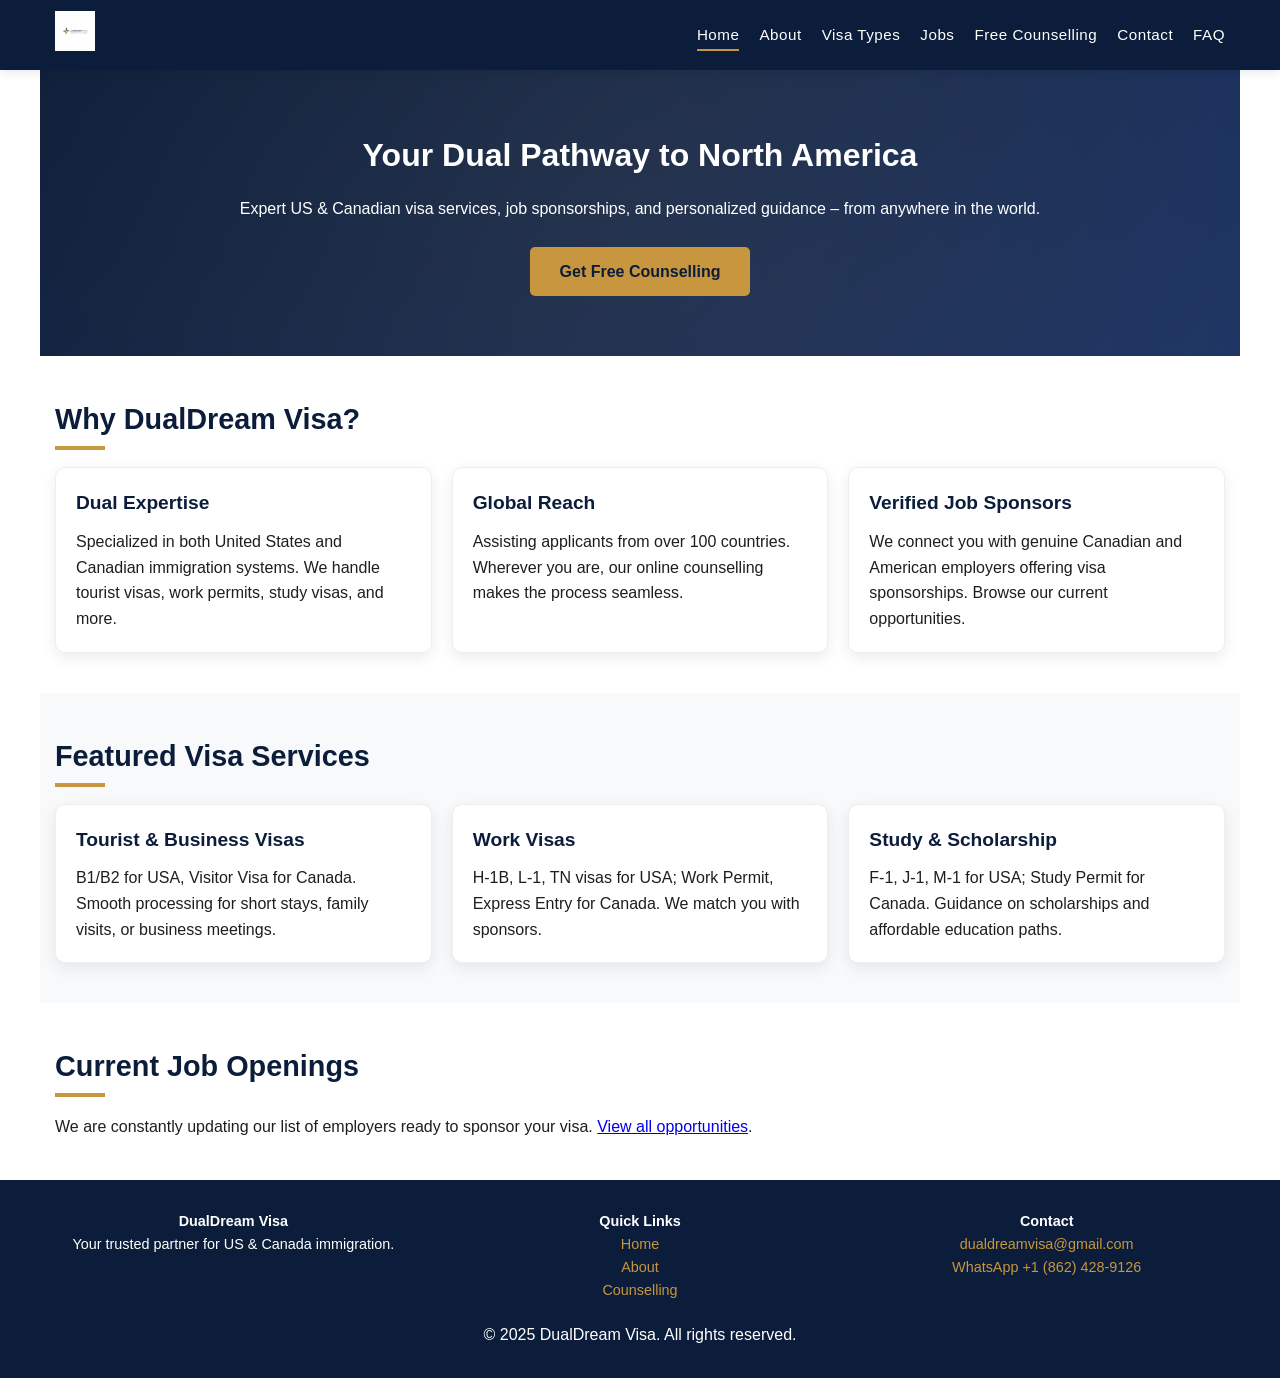
<file: index.html>
<!DOCTYPE html>
<html lang="en">
<head>
    <meta charset="UTF-8">
    <meta name="viewport" content="width=device-width, initial-scale=1.0">
    <title>DualDream Visa – US & Canada Immigration Experts</title>
    <link rel="stylesheet" href="css/style.css">
</head>
<body>
    <header>
        <div class="header-container">
            <div class="logo">
                <!-- YAHAN APNA LOGO LAGAYEN: src="images/logo.png" (ya "2nd.jpg") -->
                <img src="images/logo.png" alt="DualDream Visa Logo">
            </div>
            <nav>
                <ul>
                    <li><a href="index.html">Home</a></li>
                    <li><a href="about.html">About</a></li>
                    <li><a href="visas.html">Visa Types</a></li>
                    <li><a href="jobs.html">Jobs</a></li>
                    <li><a href="counselling.html">Free Counselling</a></li>
                    <li><a href="contact.html">Contact</a></li>
                    <li><a href="faq.html">FAQ</a></li>
                </ul>
            </nav>
        </div>
    </header>

    <section class="hero">
        <div class="hero-content">
            <h1>Your Dual Pathway to North America</h1>
            <p>Expert US & Canadian visa services, job sponsorships, and personalized guidance – from anywhere in the world.</p>
            <a href="counselling.html" class="btn">Get Free Counselling</a>
        </div>
    </section>

    <section>
        <h2 class="section-title animate fade-up">Why DualDream Visa?</h2>
        <div class="grid">
            <div class="card animate fade-up">
                <h3>Dual Expertise</h3>
                <p>Specialized in both United States and Canadian immigration systems. We handle tourist visas, work permits, study visas, and more.</p>
            </div>
            <div class="card animate fade-up">
                <h3>Global Reach</h3>
                <p>Assisting applicants from over 100 countries. Wherever you are, our online counselling makes the process seamless.</p>
            </div>
            <div class="card animate fade-up">
                <h3>Verified Job Sponsors</h3>
                <p>We connect you with genuine Canadian and American employers offering visa sponsorships. Browse our current opportunities.</p>
            </div>
        </div>
    </section>

    <section style="background: var(--light-bg);">
        <h2 class="section-title animate fade-up">Featured Visa Services</h2>
        <div class="grid">
            <div class="card animate fade-up">
                <h3>Tourist & Business Visas</h3>
                <p>B1/B2 for USA, Visitor Visa for Canada. Smooth processing for short stays, family visits, or business meetings.</p>
            </div>
            <div class="card animate fade-up">
                <h3>Work Visas</h3>
                <p>H-1B, L-1, TN visas for USA; Work Permit, Express Entry for Canada. We match you with sponsors.</p>
            </div>
            <div class="card animate fade-up">
                <h3>Study & Scholarship</h3>
                <p>F-1, J-1, M-1 for USA; Study Permit for Canada. Guidance on scholarships and affordable education paths.</p>
            </div>
        </div>
    </section>

    <section>
        <h2 class="section-title animate fade-up">Current Job Openings</h2>
        <p class="animate fade-up">We are constantly updating our list of employers ready to sponsor your visa. <a href="jobs.html">View all opportunities</a>.</p>
    </section>

    <footer>
        <div class="footer-content">
            <div>
                <h4>DualDream Visa</h4>
                <p>Your trusted partner for US & Canada immigration.</p>
            </div>
            <div>
                <h4>Quick Links</h4>
                <p><a href="index.html">Home</a></p>
                <p><a href="about.html">About</a></p>
                <p><a href="counselling.html">Counselling</a></p>
            </div>
            <div>
                <h4>Contact</h4>
                <p><a href="mailto:dualdreamvisa@gmail.com">dualdreamvisa@gmail.com</a></p>
                <p><a href="https://wa.me/18624289126">WhatsApp +1 (862) 428-9126</a></p>
            </div>
        </div>
        <p>&copy; 2025 DualDream Visa. All rights reserved.</p>
    </footer>

    <script type="module" src="js/main.js"></script>
    <!-- Location detection script -->
</body>
</html>
</file>
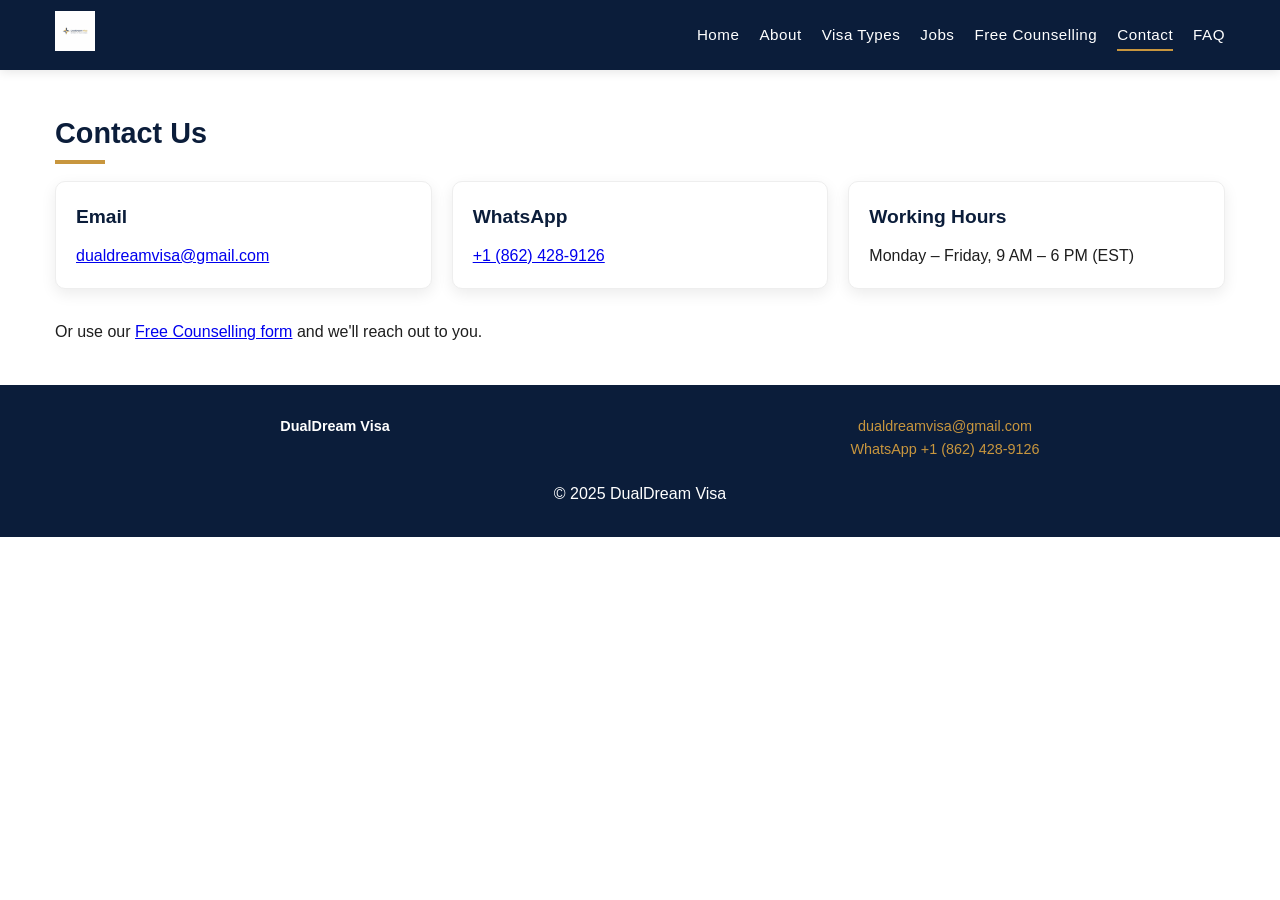
<file: contact.html>
<!DOCTYPE html>
<html lang="en">
<head>
    <meta charset="UTF-8">
    <title>Contact – DualDream Visa</title>
    <link rel="stylesheet" href="css/style.css">
</head>
<body>
    <header>
        <div class="header-container">
            <div class="logo"><img src="images/logo.png" alt="Logo"></div>
            <nav>
                <ul>
                    <li><a href="index.html">Home</a></li>
                    <li><a href="about.html">About</a></li>
                    <li><a href="visas.html">Visa Types</a></li>
                    <li><a href="jobs.html">Jobs</a></li>
                    <li><a href="counselling.html">Free Counselling</a></li>
                    <li><a href="contact.html">Contact</a></li>
                    <li><a href="faq.html">FAQ</a></li>
                </ul>
            </nav>
        </div>
    </header>

    <section>
        <h2 class="section-title animate fade-up">Contact Us</h2>
        <div class="grid">
            <div class="card animate fade-up">
                <h3>Email</h3>
                <p><a href="mailto:dualdreamvisa@gmail.com">dualdreamvisa@gmail.com</a></p>
            </div>
            <div class="card animate fade-up">
                <h3>WhatsApp</h3>
                <p><a href="https://wa.me/18624289126">+1 (862) 428-9126</a></p>
            </div>
            <div class="card animate fade-up">
                <h3>Working Hours</h3>
                <p>Monday – Friday, 9 AM – 6 PM (EST)</p>
            </div>
        </div>
        <p class="animate fade-up" style="margin-top:30px;">Or use our <a href="counselling.html">Free Counselling form</a> and we'll reach out to you.</p>
    </section>

    <footer>
        <div class="footer-content">
            <div><h4>DualDream Visa</h4></div>
            <div><p><a href="mailto:dualdreamvisa@gmail.com">dualdreamvisa@gmail.com</a></p><p><a href="https://wa.me/18624289126">WhatsApp +1 (862) 428-9126</a></p></div>
        </div>
        <p>&copy; 2025 DualDream Visa</p>
    </footer>
    <script type="module" src="js/main.js"></script>
</body>
</html>
</file>
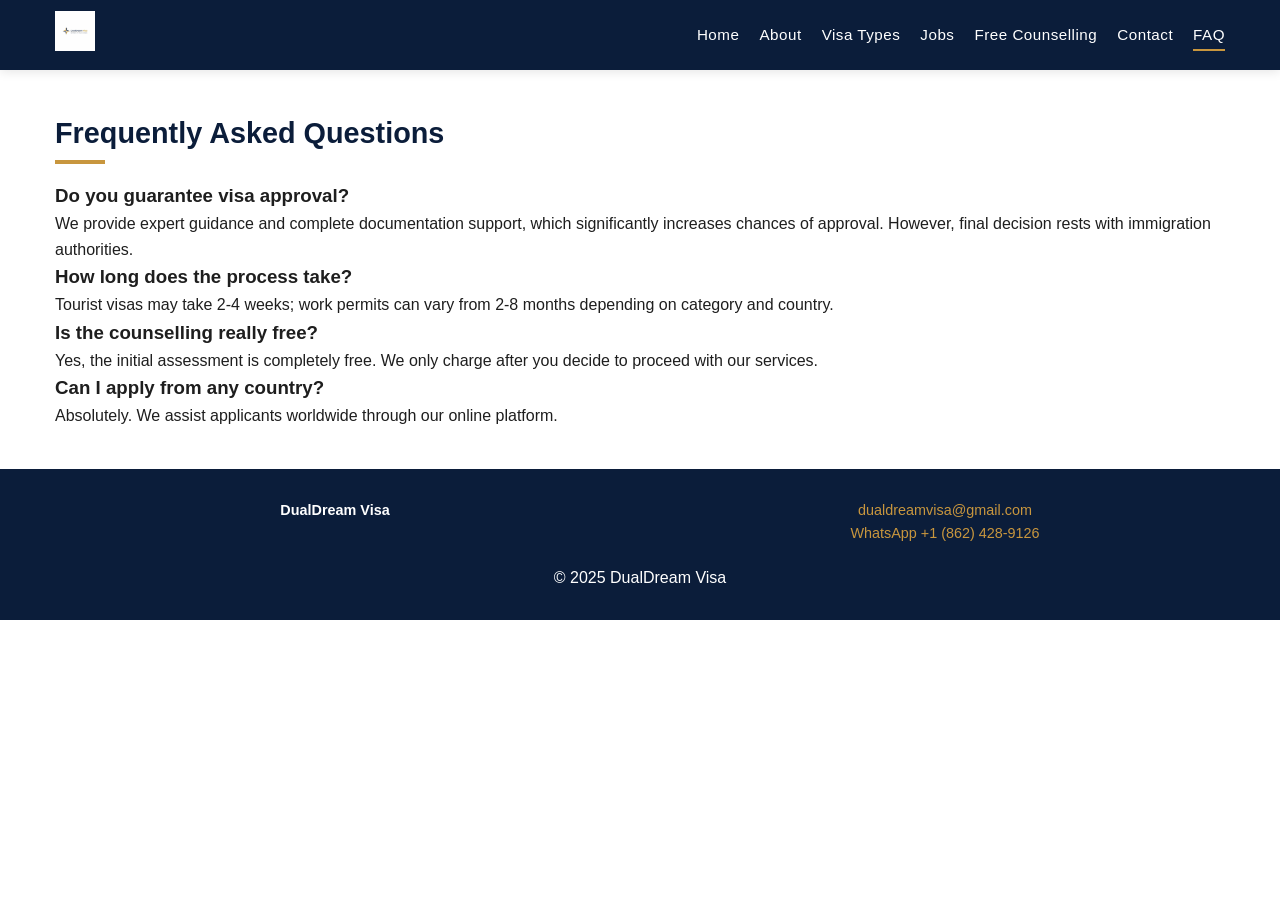
<file: faq.html>
<!DOCTYPE html>
<html lang="en">
<head>
    <meta charset="UTF-8">
    <title>FAQ – DualDream Visa</title>
    <link rel="stylesheet" href="css/style.css">
</head>
<body>
    <header>
        <div class="header-container">
            <div class="logo"><img src="images/logo.png" alt="Logo"></div>
            <nav>
                <ul>
                    <li><a href="index.html">Home</a></li>
                    <li><a href="about.html">About</a></li>
                    <li><a href="visas.html">Visa Types</a></li>
                    <li><a href="jobs.html">Jobs</a></li>
                    <li><a href="counselling.html">Free Counselling</a></li>
                    <li><a href="contact.html">Contact</a></li>
                    <li><a href="faq.html">FAQ</a></li>
                </ul>
            </nav>
        </div>
    </header>

    <section>
        <h2 class="section-title animate fade-up">Frequently Asked Questions</h2>
        <div class="animate fade-up">
            <h3>Do you guarantee visa approval?</h3>
            <p>We provide expert guidance and complete documentation support, which significantly increases chances of approval. However, final decision rests with immigration authorities.</p>
        </div>
        <div class="animate fade-up">
            <h3>How long does the process take?</h3>
            <p>Tourist visas may take 2‑4 weeks; work permits can vary from 2‑8 months depending on category and country.</p>
        </div>
        <div class="animate fade-up">
            <h3>Is the counselling really free?</h3>
            <p>Yes, the initial assessment is completely free. We only charge after you decide to proceed with our services.</p>
        </div>
        <div class="animate fade-up">
            <h3>Can I apply from any country?</h3>
            <p>Absolutely. We assist applicants worldwide through our online platform.</p>
        </div>
    </section>

    <footer>
        <div class="footer-content">
            <div><h4>DualDream Visa</h4></div>
            <div><p><a href="mailto:dualdreamvisa@gmail.com">dualdreamvisa@gmail.com</a></p><p><a href="https://wa.me/18624289126">WhatsApp +1 (862) 428-9126</a></p></div>
        </div>
        <p>&copy; 2025 DualDream Visa</p>
    </footer>
    <script type="module" src="js/main.js"></script>
</body>
</html>
</file>
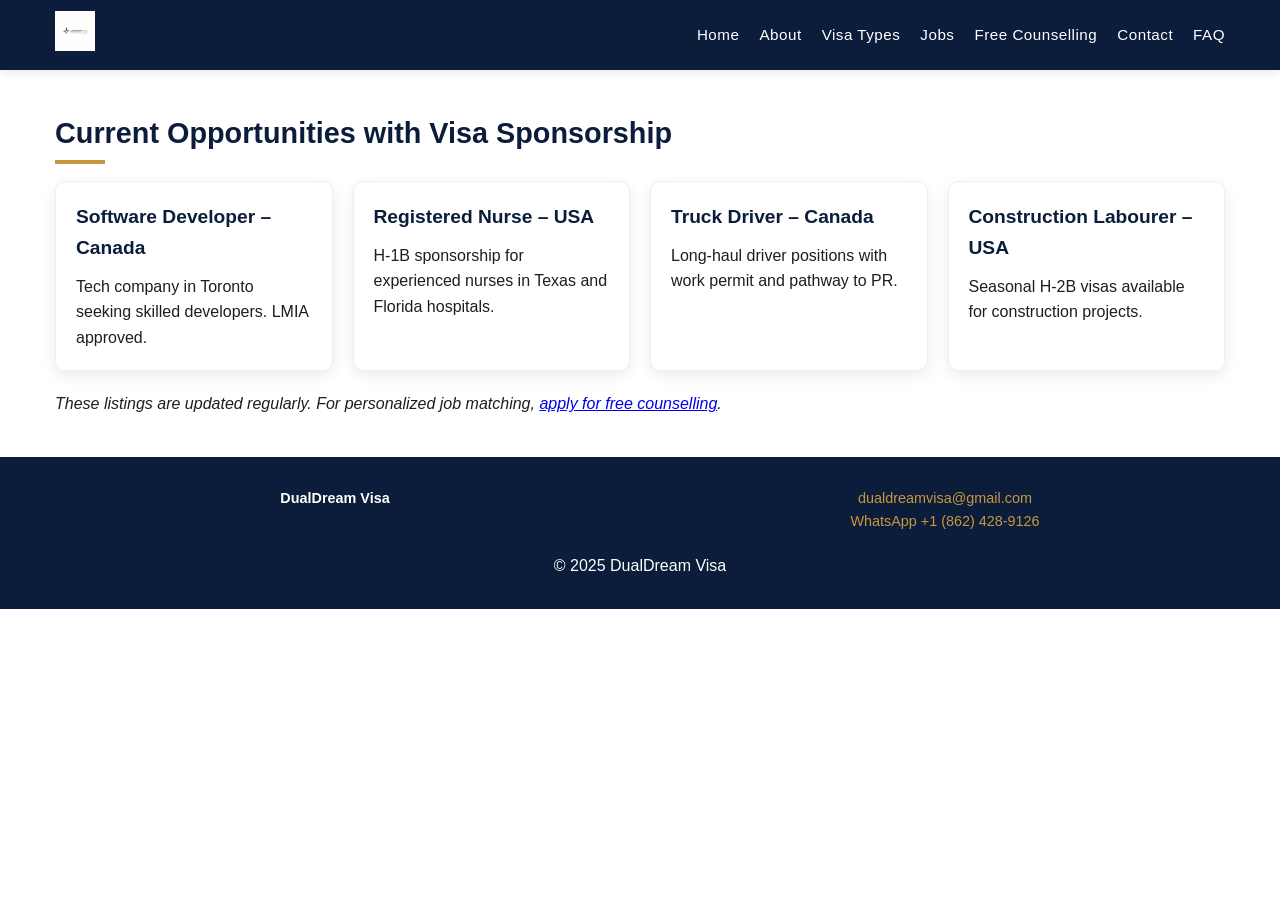
<file: job.html>
<!DOCTYPE html>
<html lang="en">
<head>
    <meta charset="UTF-8">
    <title>Job Sponsors – DualDream Visa</title>
    <link rel="stylesheet" href="css/style.css">
</head>
<body>
    <header>
        <div class="header-container">
            <div class="logo"><img src="images/logo.png" alt="Logo"></div>
            <nav>
                <ul>
                    <li><a href="index.html">Home</a></li>
                    <li><a href="about.html">About</a></li>
                    <li><a href="visas.html">Visa Types</a></li>
                    <li><a href="jobs.html">Jobs</a></li>
                    <li><a href="counselling.html">Free Counselling</a></li>
                    <li><a href="contact.html">Contact</a></li>
                    <li><a href="faq.html">FAQ</a></li>
                </ul>
            </nav>
        </div>
    </header>

    <section>
        <h2 class="section-title animate fade-up">Current Opportunities with Visa Sponsorship</h2>
        <div class="grid">
            <div class="card animate fade-up">
                <h3>Software Developer – Canada</h3>
                <p>Tech company in Toronto seeking skilled developers. LMIA approved.</p>
            </div>
            <div class="card animate fade-up">
                <h3>Registered Nurse – USA</h3>
                <p>H-1B sponsorship for experienced nurses in Texas and Florida hospitals.</p>
            </div>
            <div class="card animate fade-up">
                <h3>Truck Driver – Canada</h3>
                <p>Long‑haul driver positions with work permit and pathway to PR.</p>
            </div>
            <div class="card animate fade-up">
                <h3>Construction Labourer – USA</h3>
                <p>Seasonal H-2B visas available for construction projects.</p>
            </div>
        </div>
        <p class="animate fade-up" style="margin-top:20px;"><em>These listings are updated regularly. For personalized job matching, <a href="counselling.html">apply for free counselling</a>.</em></p>
    </section>

    <footer>
        <div class="footer-content">
            <div><h4>DualDream Visa</h4></div>
            <div><p><a href="mailto:dualdreamvisa@gmail.com">dualdreamvisa@gmail.com</a></p><p><a href="https://wa.me/18624289126">WhatsApp +1 (862) 428-9126</a></p></div>
        </div>
        <p>&copy; 2025 DualDream Visa</p>
    </footer>
    <script type="module" src="js/main.js"></script>
</body>
</html>
</file>
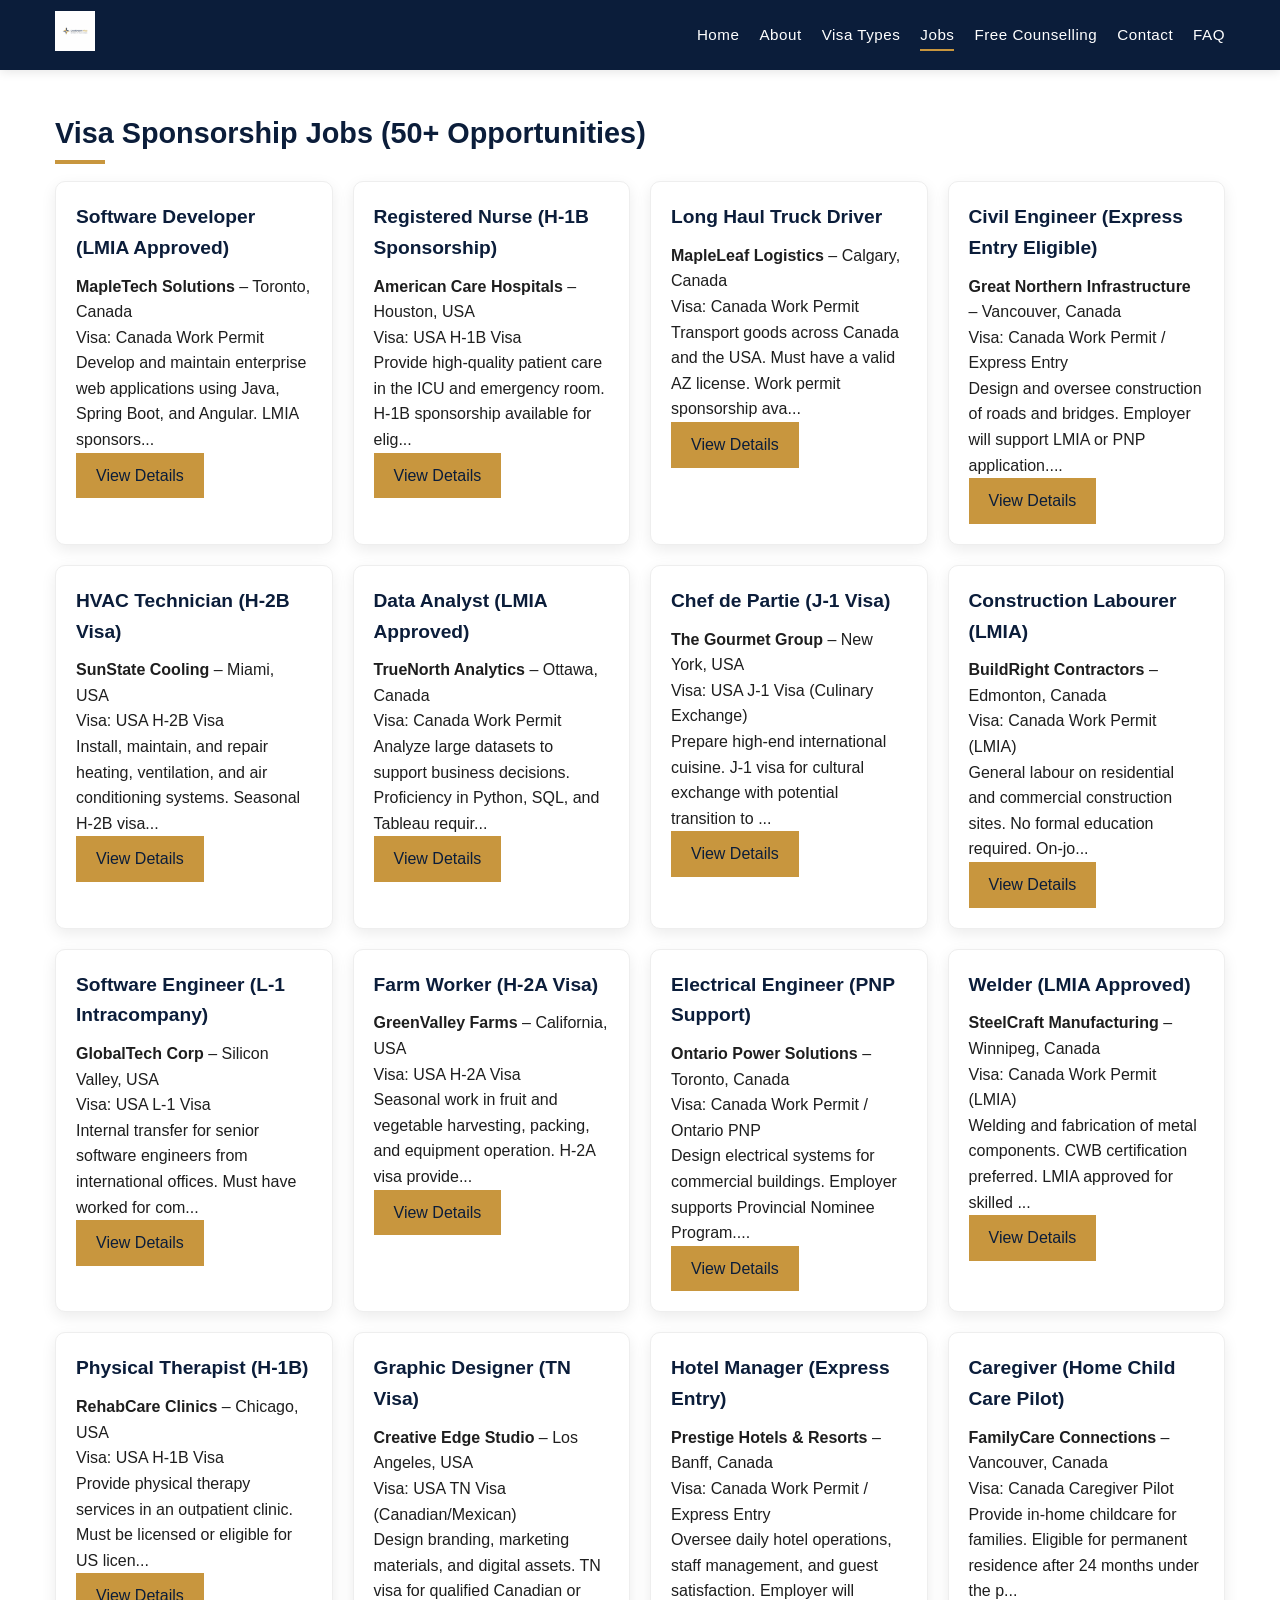
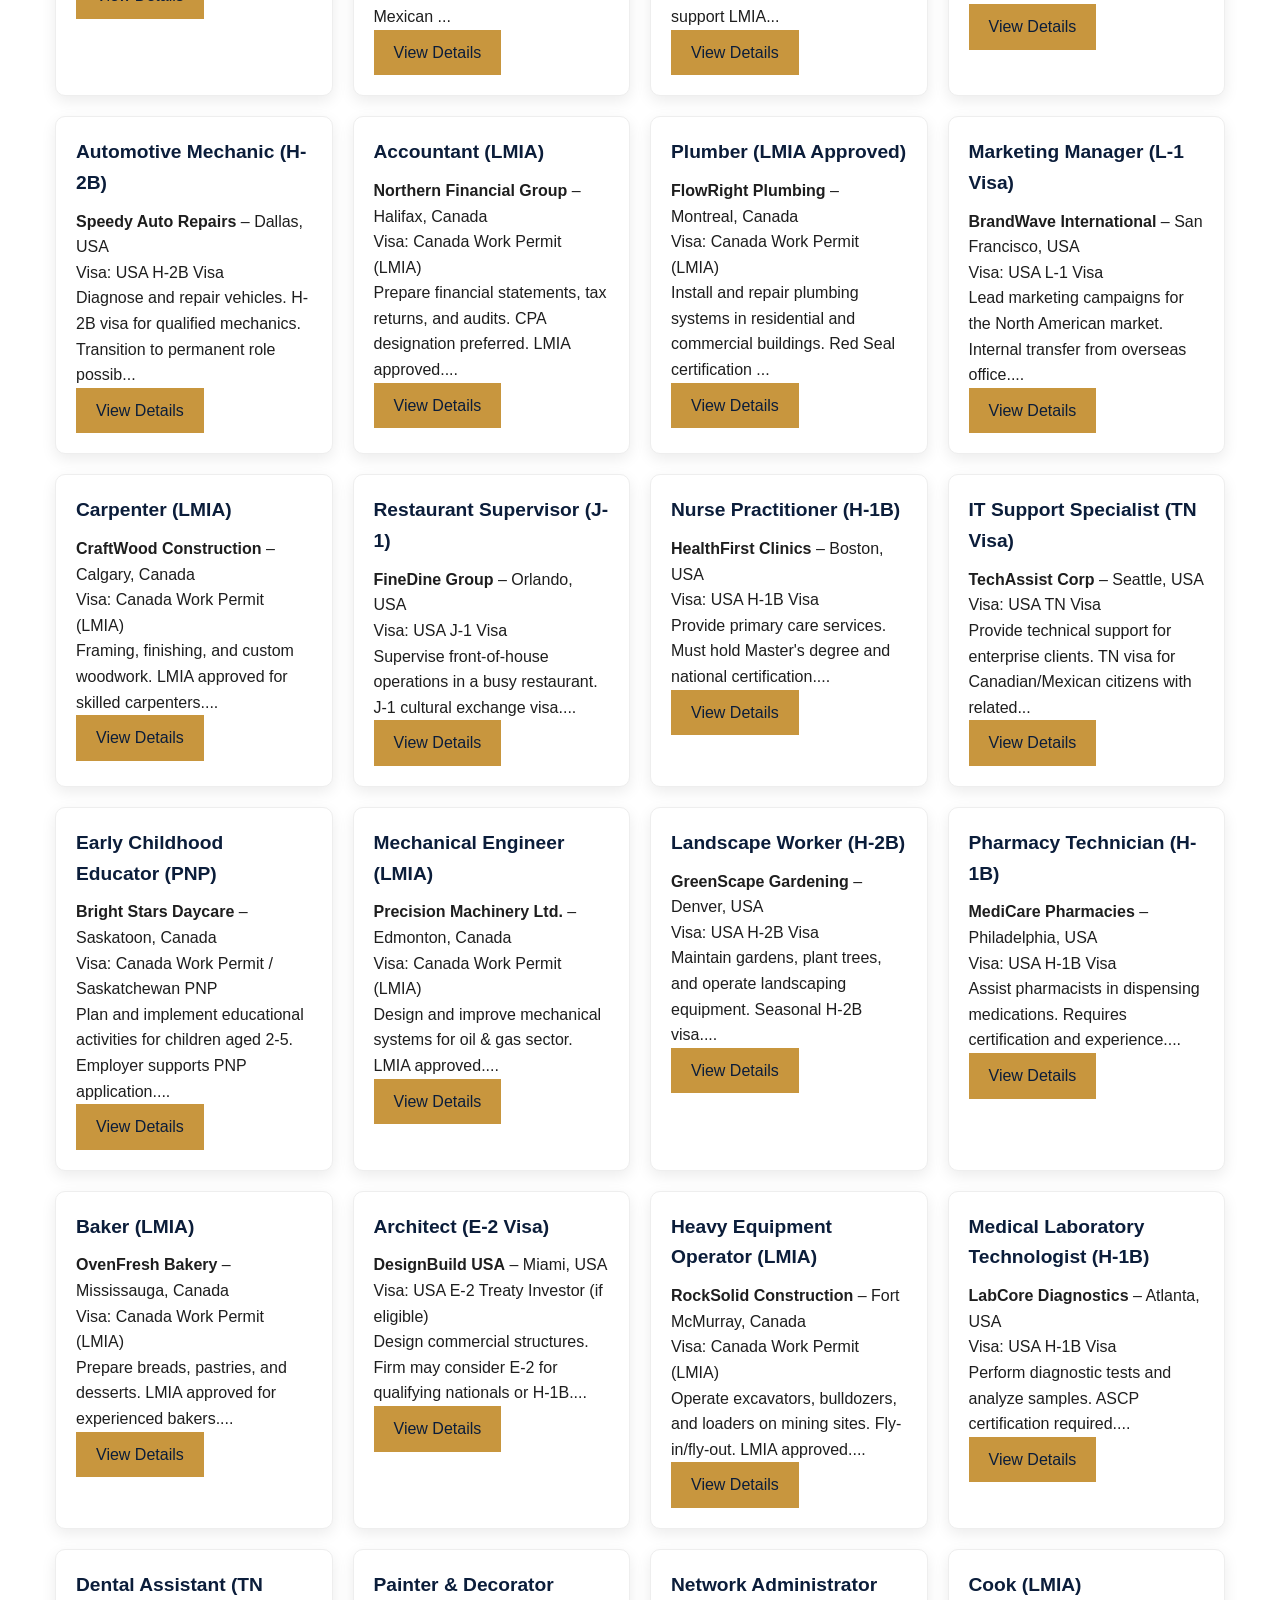
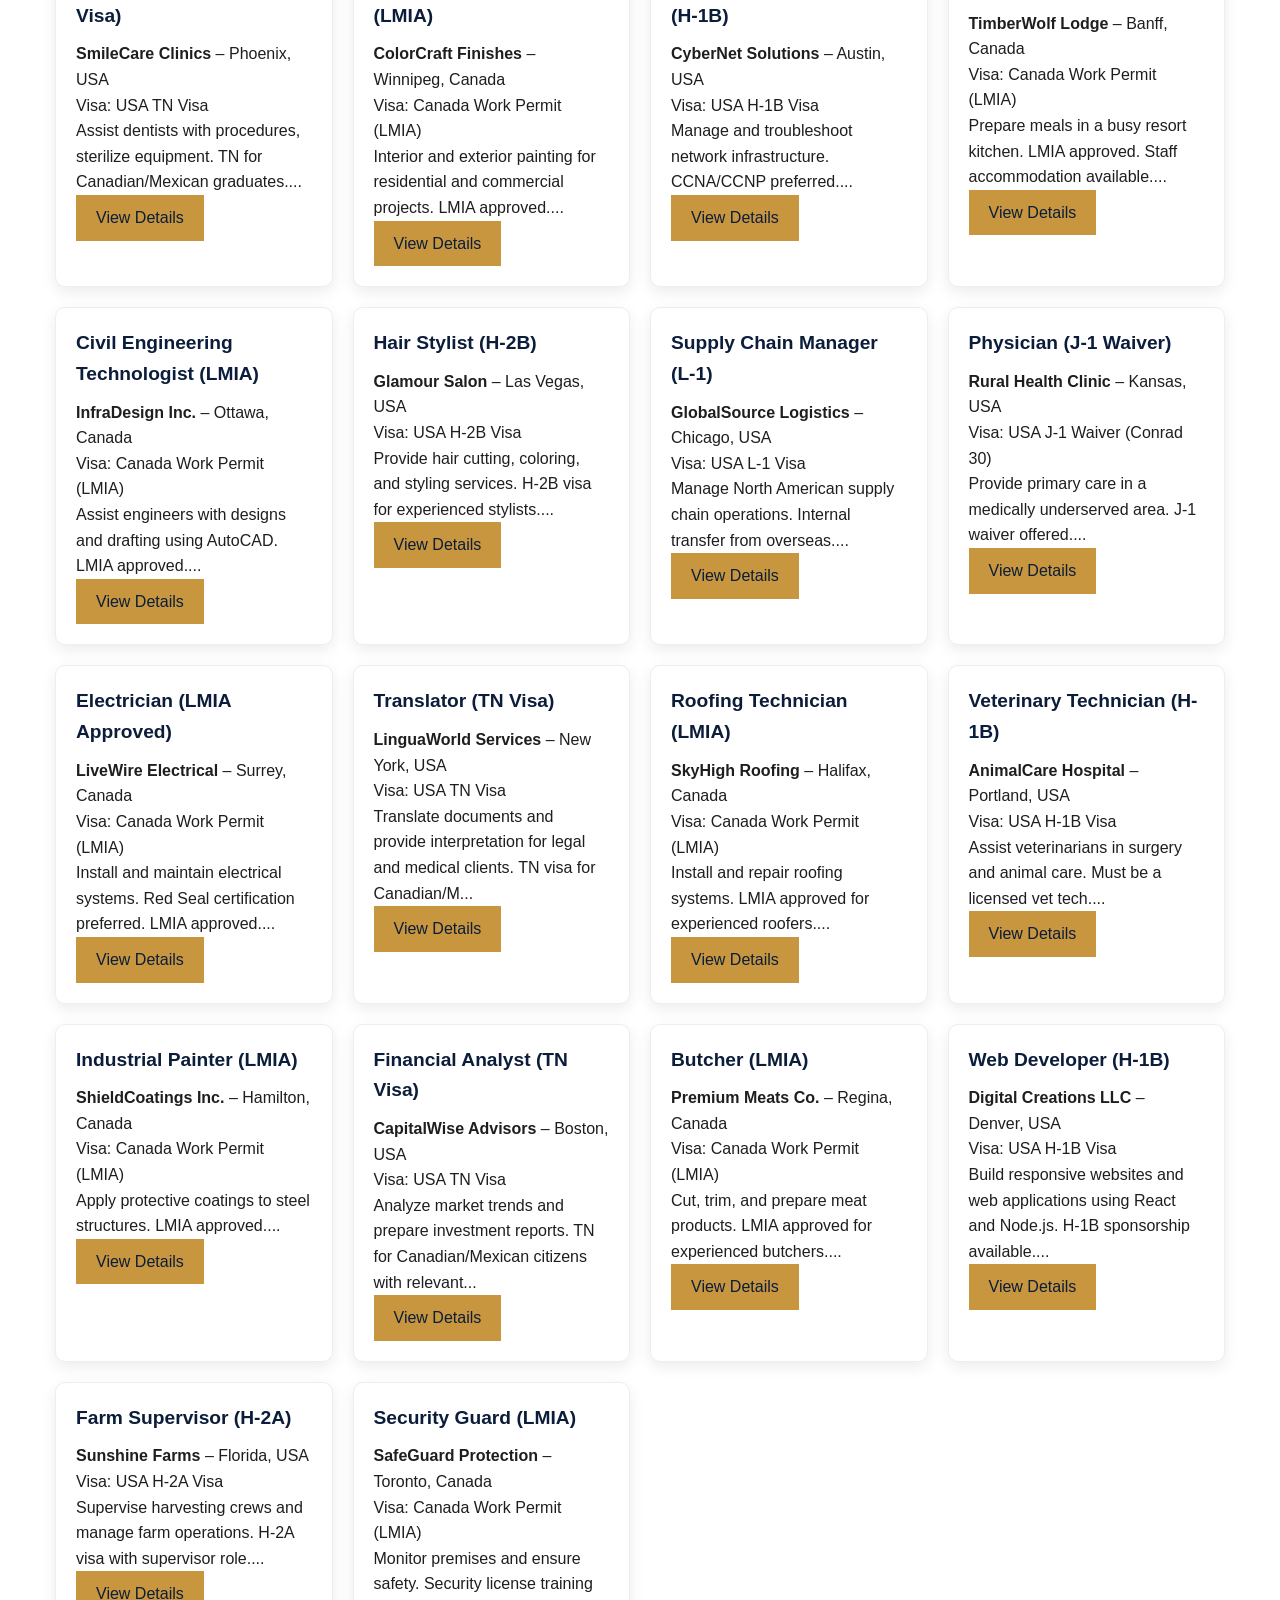
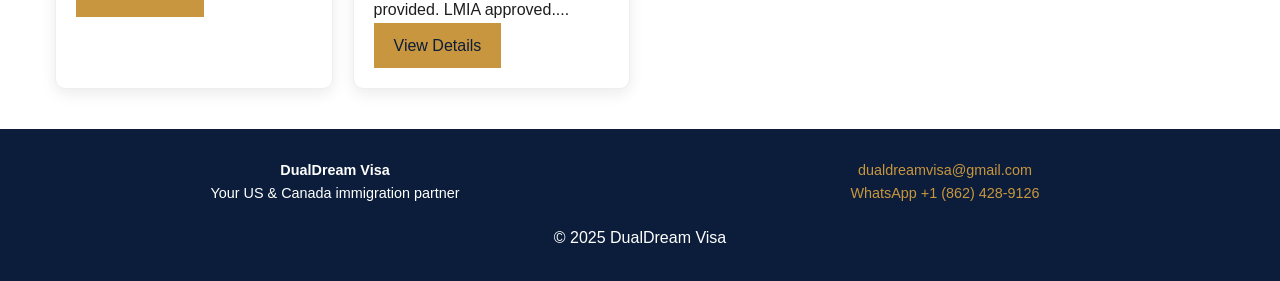
<file: jobs.html>
<!DOCTYPE html>
<html lang="en">
<head>
    <meta charset="UTF-8">
    <title>Job Opportunities – DualDream Visa</title>
    <link rel="stylesheet" href="css/style.css">
</head>
<body>
    <header>
        <div class="header-container">
            <div class="logo"><img src="images/logo.png" alt="Logo"></div>
            <nav>
                <ul>
                    <li><a href="index.html">Home</a></li>
                    <li><a href="about.html">About</a></li>
                    <li><a href="visas.html">Visa Types</a></li>
                    <li><a href="jobs.html">Jobs</a></li>
                    <li><a href="counselling.html">Free Counselling</a></li>
                    <li><a href="contact.html">Contact</a></li>
                    <li><a href="faq.html">FAQ</a></li>
                </ul>
            </nav>
        </div>
    </header>

    <section>
        <h2 class="section-title animate fade-up">Visa Sponsorship Jobs (50+ Opportunities)</h2>
        <div id="jobsContainer" class="grid"></div>
    </section>

    <footer>
        <div class="footer-content">
            <div><h4>DualDream Visa</h4><p>Your US & Canada immigration partner</p></div>
            <div><p><a href="mailto:dualdreamvisa@gmail.com">dualdreamvisa@gmail.com</a></p><p><a href="https://wa.me/18624289126">WhatsApp +1 (862) 428-9126</a></p></div>
        </div>
        <p>&copy; 2025 DualDream Visa</p>
    </footer>

    <script src="js/jobs-data.js"></script>
    <script>
        const container = document.getElementById('jobsContainer');
        function renderJobs() {
            let html = '';
            jobs.forEach(job => {
                html += `
                    <div class="card animate fade-up">
                        <h3>${job.title}</h3>
                        <p><strong>${job.company}</strong> – ${job.location}</p>
                        <p>Visa: ${job.visaType}</p>
                        <p>${job.description.substring(0, 100)}...</p>
                        <a href="job-details.html?id=${job.id}" class="btn" style="background:var(--secondary); color:var(--primary); padding:10px 20px; text-decoration:none; display:inline-block;">View Details</a>
                    </div>
                `;
            });
            container.innerHTML = html;
            // re-trigger animation observer if needed
            document.querySelectorAll('.animate').forEach(el => el.classList.add('visible'));
        }
        renderJobs();
    </script>
    <script type="module" src="js/main.js"></script>
</body>
</html>
</file>
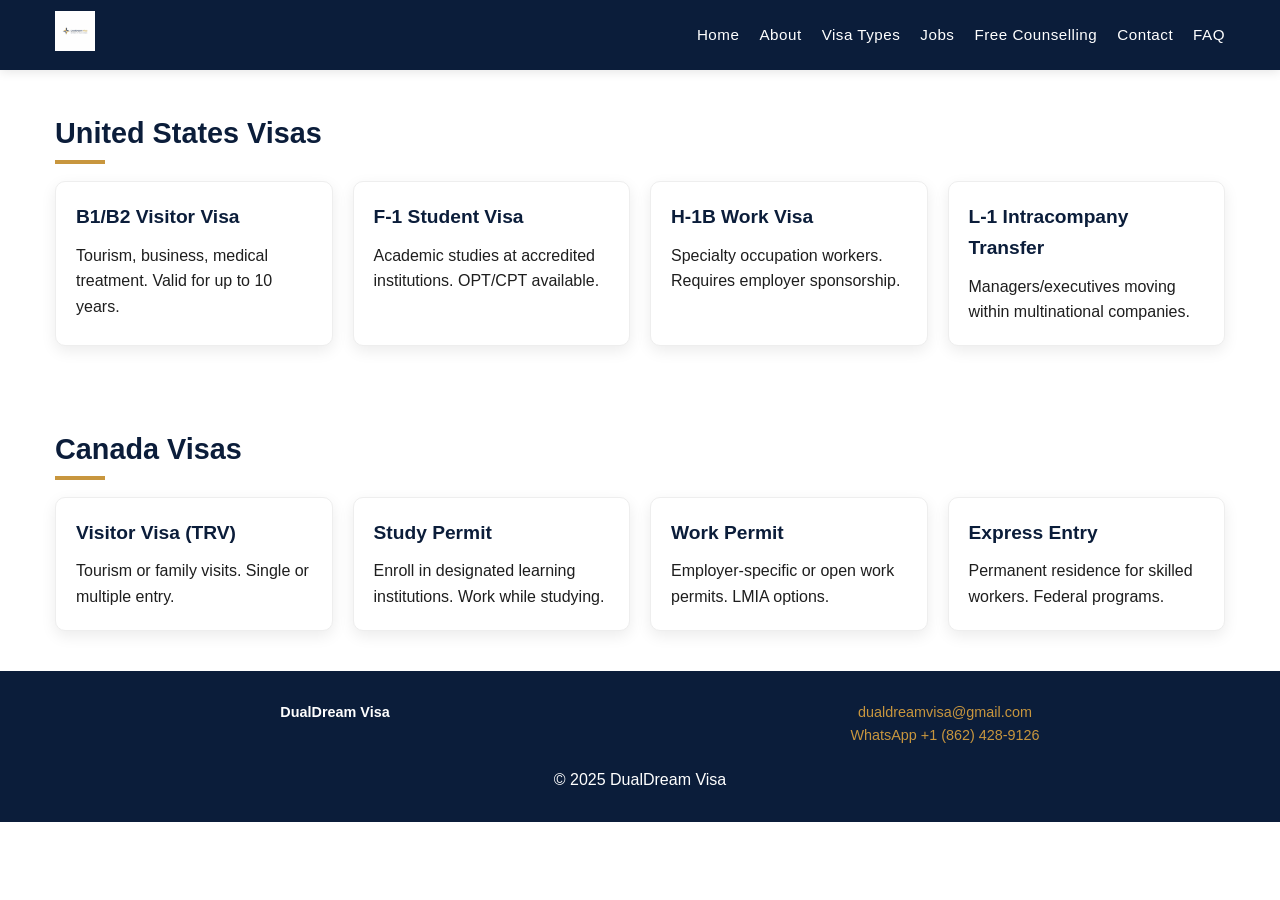
<file: visa.html>
<!DOCTYPE html>
<html lang="en">
<head>
    <meta charset="UTF-8">
    <title>Visa Types – DualDream Visa</title>
    <link rel="stylesheet" href="css/style.css">
</head>
<body>
    <header>
        <div class="header-container">
            <div class="logo"><img src="images/logo.png" alt="Logo"></div>
            <nav>
                <ul>
                    <li><a href="index.html">Home</a></li>
                    <li><a href="about.html">About</a></li>
                    <li><a href="visas.html">Visa Types</a></li>
                    <li><a href="jobs.html">Jobs</a></li>
                    <li><a href="counselling.html">Free Counselling</a></li>
                    <li><a href="contact.html">Contact</a></li>
                    <li><a href="faq.html">FAQ</a></li>
                </ul>
            </nav>
        </div>
    </header>

    <section>
        <h2 class="section-title animate fade-up">United States Visas</h2>
        <div class="grid">
            <div class="card animate fade-up"><h3>B1/B2 Visitor Visa</h3><p>Tourism, business, medical treatment. Valid for up to 10 years.</p></div>
            <div class="card animate fade-up"><h3>F-1 Student Visa</h3><p>Academic studies at accredited institutions. OPT/CPT available.</p></div>
            <div class="card animate fade-up"><h3>H-1B Work Visa</h3><p>Specialty occupation workers. Requires employer sponsorship.</p></div>
            <div class="card animate fade-up"><h3>L-1 Intracompany Transfer</h3><p>Managers/executives moving within multinational companies.</p></div>
        </div>
    </section>

    <section>
        <h2 class="section-title animate fade-up">Canada Visas</h2>
        <div class="grid">
            <div class="card animate fade-up"><h3>Visitor Visa (TRV)</h3><p>Tourism or family visits. Single or multiple entry.</p></div>
            <div class="card animate fade-up"><h3>Study Permit</h3><p>Enroll in designated learning institutions. Work while studying.</p></div>
            <div class="card animate fade-up"><h3>Work Permit</h3><p>Employer‑specific or open work permits. LMIA options.</p></div>
            <div class="card animate fade-up"><h3>Express Entry</h3><p>Permanent residence for skilled workers. Federal programs.</p></div>
        </div>
    </section>

    <footer>
        <div class="footer-content">
            <div><h4>DualDream Visa</h4></div>
            <div><p><a href="mailto:dualdreamvisa@gmail.com">dualdreamvisa@gmail.com</a></p><p><a href="https://wa.me/18624289126">WhatsApp +1 (862) 428-9126</a></p></div>
        </div>
        <p>&copy; 2025 DualDream Visa</p>
    </footer>
    <script type="module" src="js/main.js"></script>
</body>
</html>
</file>
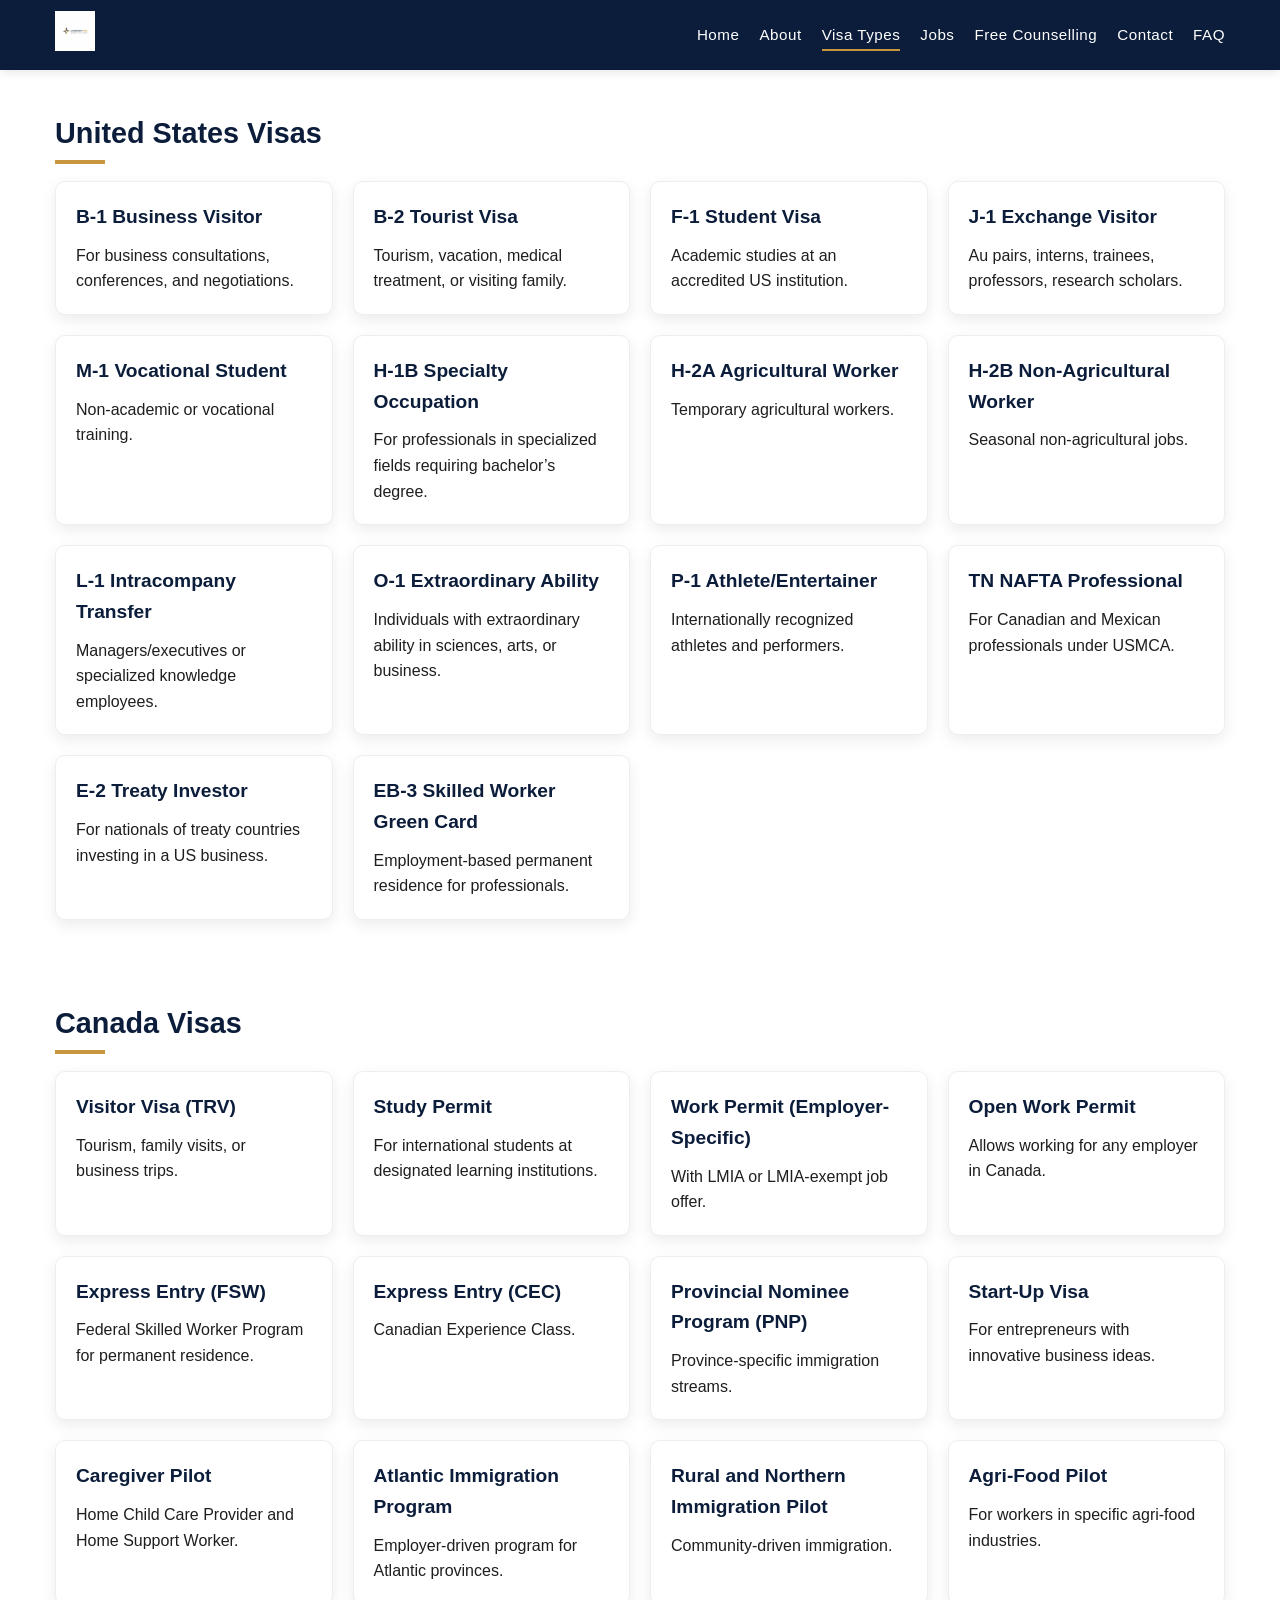
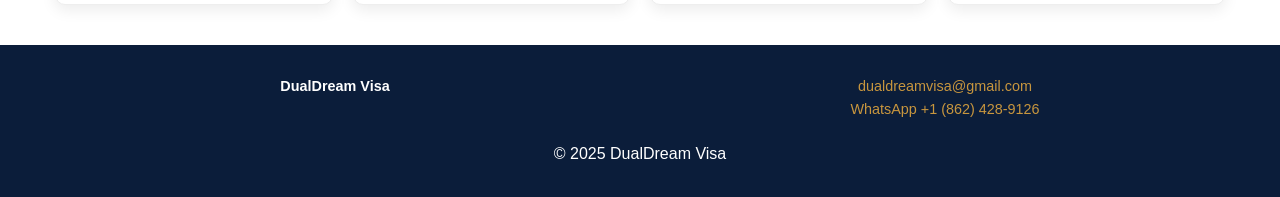
<file: visas.html>
<!DOCTYPE html>
<html lang="en">
<head>
    <meta charset="UTF-8">
    <title>Visa Types – DualDream Visa</title>
    <link rel="stylesheet" href="css/style.css">
</head>
<body>
    <header>
        <div class="header-container">
            <div class="logo"><img src="images/logo.png" alt="Logo"></div>
            <nav>
                <ul>
                    <li><a href="index.html">Home</a></li>
                    <li><a href="about.html">About</a></li>
                    <li><a href="visas.html">Visa Types</a></li>
                    <li><a href="jobs.html">Jobs</a></li>
                    <li><a href="counselling.html">Free Counselling</a></li>
                    <li><a href="contact.html">Contact</a></li>
                    <li><a href="faq.html">FAQ</a></li>
                </ul>
            </nav>
        </div>
    </header>

    <section>
        <h2 class="section-title animate fade-up">United States Visas</h2>
        <div class="grid">
            <div class="card animate fade-up"><h3>B-1 Business Visitor</h3><p>For business consultations, conferences, and negotiations.</p></div>
            <div class="card animate fade-up"><h3>B-2 Tourist Visa</h3><p>Tourism, vacation, medical treatment, or visiting family.</p></div>
            <div class="card animate fade-up"><h3>F-1 Student Visa</h3><p>Academic studies at an accredited US institution.</p></div>
            <div class="card animate fade-up"><h3>J-1 Exchange Visitor</h3><p>Au pairs, interns, trainees, professors, research scholars.</p></div>
            <div class="card animate fade-up"><h3>M-1 Vocational Student</h3><p>Non-academic or vocational training.</p></div>
            <div class="card animate fade-up"><h3>H-1B Specialty Occupation</h3><p>For professionals in specialized fields requiring bachelor’s degree.</p></div>
            <div class="card animate fade-up"><h3>H-2A Agricultural Worker</h3><p>Temporary agricultural workers.</p></div>
            <div class="card animate fade-up"><h3>H-2B Non-Agricultural Worker</h3><p>Seasonal non-agricultural jobs.</p></div>
            <div class="card animate fade-up"><h3>L-1 Intracompany Transfer</h3><p>Managers/executives or specialized knowledge employees.</p></div>
            <div class="card animate fade-up"><h3>O-1 Extraordinary Ability</h3><p>Individuals with extraordinary ability in sciences, arts, or business.</p></div>
            <div class="card animate fade-up"><h3>P-1 Athlete/Entertainer</h3><p>Internationally recognized athletes and performers.</p></div>
            <div class="card animate fade-up"><h3>TN NAFTA Professional</h3><p>For Canadian and Mexican professionals under USMCA.</p></div>
            <div class="card animate fade-up"><h3>E-2 Treaty Investor</h3><p>For nationals of treaty countries investing in a US business.</p></div>
            <div class="card animate fade-up"><h3>EB-3 Skilled Worker Green Card</h3><p>Employment-based permanent residence for professionals.</p></div>
        </div>
    </section>

    <section>
        <h2 class="section-title animate fade-up">Canada Visas</h2>
        <div class="grid">
            <div class="card animate fade-up"><h3>Visitor Visa (TRV)</h3><p>Tourism, family visits, or business trips.</p></div>
            <div class="card animate fade-up"><h3>Study Permit</h3><p>For international students at designated learning institutions.</p></div>
            <div class="card animate fade-up"><h3>Work Permit (Employer-Specific)</h3><p>With LMIA or LMIA-exempt job offer.</p></div>
            <div class="card animate fade-up"><h3>Open Work Permit</h3><p>Allows working for any employer in Canada.</p></div>
            <div class="card animate fade-up"><h3>Express Entry (FSW)</h3><p>Federal Skilled Worker Program for permanent residence.</p></div>
            <div class="card animate fade-up"><h3>Express Entry (CEC)</h3><p>Canadian Experience Class.</p></div>
            <div class="card animate fade-up"><h3>Provincial Nominee Program (PNP)</h3><p>Province-specific immigration streams.</p></div>
            <div class="card animate fade-up"><h3>Start-Up Visa</h3><p>For entrepreneurs with innovative business ideas.</p></div>
            <div class="card animate fade-up"><h3>Caregiver Pilot</h3><p>Home Child Care Provider and Home Support Worker.</p></div>
            <div class="card animate fade-up"><h3>Atlantic Immigration Program</h3><p>Employer-driven program for Atlantic provinces.</p></div>
            <div class="card animate fade-up"><h3>Rural and Northern Immigration Pilot</h3><p>Community-driven immigration.</p></div>
            <div class="card animate fade-up"><h3>Agri-Food Pilot</h3><p>For workers in specific agri-food industries.</p></div>
        </div>
    </section>

    <footer>
        <div class="footer-content">
            <div><h4>DualDream Visa</h4></div>
            <div><p><a href="mailto:dualdreamvisa@gmail.com">dualdreamvisa@gmail.com</a></p><p><a href="https://wa.me/18624289126">WhatsApp +1 (862) 428-9126</a></p></div>
        </div>
        <p>&copy; 2025 DualDream Visa</p>
    </footer>
    <script type="module" src="js/main.js"></script>
</body>
</html>
</file>
<file: css/style.css>
/* ===== Global Styles ===== */
* {
    margin: 0;
    padding: 0;
    box-sizing: border-box;
}

:root {
    --primary: #0B1D3A;
    --secondary: #C8963E;
    --light-bg: #F8F9FA;
    --dark-text: #1E1E1E;
    --white: #FFFFFF;
    --transition: all 0.3s ease;
}

body {
    font-family: 'Segoe UI', Tahoma, Geneva, Verdana, sans-serif;
    color: var(--dark-text);
    background: var(--white);
    line-height: 1.6;
    font-size: 16px; /* base */
}

/* ===== Header & Navigation ===== */
header {
    background: var(--primary);
    position: sticky;
    top: 0;
    z-index: 1000;
    box-shadow: 0 2px 10px rgba(0,0,0,0.1);
}

.header-container {
    max-width: 1200px;
    margin: 0 auto;
    padding: 0 15px;
    display: flex;
    align-items: center;
    justify-content: space-between;
    height: 70px;
}

.logo img {
    height: 40px;
}

nav ul {
    display: flex;
    list-style: none;
    gap: 20px;
}

nav a {
    color: var(--white);
    text-decoration: none;
    font-weight: 500;
    font-size: 0.95rem;
    letter-spacing: 0.5px;
    position: relative;
    padding: 8px 0;
}

nav a::after {
    content: '';
    position: absolute;
    bottom: 0;
    left: 0;
    width: 0;
    height: 2px;
    background: var(--secondary);
    transition: var(--transition);
}

nav a:hover::after,
nav a.active::after {
    width: 100%;
}

/* ===== Hero Section ===== */
.hero {
    background: linear-gradient(135deg, var(--primary) 0%, #1a3366 100%);
    color: var(--white);
    padding: 60px 15px;
    text-align: center;
    position: relative;
    overflow: hidden;
}

.hero::before {
    content: '';
    position: absolute;
    top: -50%;
    left: -50%;
    width: 200%;
    height: 200%;
    background: radial-gradient(circle, rgba(200,150,62,0.1) 0%, transparent 70%);
    animation: heroGlow 10s infinite linear;
}

@keyframes heroGlow {
    0% { transform: rotate(0deg); }
    100% { transform: rotate(360deg); }
}

.hero-content {
    position: relative;
    z-index: 1;
}

.hero h1 {
    font-size: 2rem;
    margin-bottom: 15px;
    animation: fadeInUp 1s ease-out;
}

.hero p {
    font-size: 1rem;
    margin-bottom: 25px;
    animation: fadeInUp 1s ease-out 0.3s both;
}

.hero .btn {
    background: var(--secondary);
    color: var(--primary);
    padding: 12px 30px;
    text-decoration: none;
    border-radius: 5px;
    font-weight: bold;
    display: inline-block;
    animation: fadeInUp 1s ease-out 0.6s both;
    transition: var(--transition);
    font-size: 1rem;
}

.hero .btn:hover {
    background: #b3822e;
    transform: translateY(-3px);
    box-shadow: 0 10px 20px rgba(0,0,0,0.2);
}

/* ===== Location Banner ===== */
#location-banner {
    background: var(--secondary);
    color: var(--primary);
    text-align: center;
    padding: 10px 15px;
    font-weight: bold;
    font-size: 0.9rem;
    display: none;
    animation: fadeIn 1s ease-out;
}

/* ===== Common Section Styles ===== */
section {
    max-width: 1200px;
    margin: 0 auto;
    padding: 40px 15px;
}

.section-title {
    font-size: 1.8rem;
    color: var(--primary);
    margin-bottom: 25px;
    position: relative;
    display: inline-block;
}

.section-title::after {
    content: '';
    position: absolute;
    left: 0;
    bottom: -8px;
    width: 50px;
    height: 4px;
    background: var(--secondary);
}

.grid {
    display: grid;
    grid-template-columns: repeat(auto-fit, minmax(250px, 1fr));
    gap: 20px;
}

.card {
    background: var(--white);
    padding: 20px;
    border-radius: 10px;
    box-shadow: 0 5px 15px rgba(0,0,0,0.08);
    transition: var(--transition);
    border: 1px solid #eee;
}

.card:hover {
    transform: translateY(-5px);
    box-shadow: 0 10px 25px rgba(0,0,0,0.12);
}

.card h3 {
    color: var(--primary);
    margin-bottom: 10px;
    font-size: 1.2rem;
}

/* ===== Footer ===== */
footer {
    background: var(--primary);
    color: var(--white);
    padding: 30px 15px;
    text-align: center;
}

.footer-content {
    max-width: 1200px;
    margin: 0 auto;
    display: flex;
    justify-content: space-between;
    flex-wrap: wrap;
    gap: 20px;
    margin-bottom: 20px;
    font-size: 0.9rem;
}

.footer-content div {
    flex: 1;
    min-width: 180px;
}

footer a {
    color: var(--secondary);
    text-decoration: none;
}

/* ===== Animations ===== */
@keyframes fadeInUp {
    from { opacity: 0; transform: translateY(30px); }
    to { opacity: 1; transform: translateY(0); }
}

@keyframes fadeIn {
    from { opacity: 0; }
    to { opacity: 1; }
}

.animate {
    opacity: 0;
    transition: opacity 0.6s ease, transform 0.6s ease;
}

.animate.visible {
    opacity: 1;
    transform: translateY(0);
}

.fade-up {
    transform: translateY(30px);
}

/* ===== Form Styles (Counselling etc.) ===== */
.form-group {
    margin-bottom: 15px;
}

.form-group label {
    display: block;
    font-weight: 500;
    margin-bottom: 5px;
    font-size: 0.95rem;
}

.form-group input,
.form-group select,
.form-group textarea {
    width: 100%;
    padding: 10px 12px;
    border: 1px solid #ccc;
    border-radius: 5px;
    font-size: 1rem;
}

textarea {
    resize: vertical;
}

.submit-btn {
    background: var(--secondary);
    color: var(--primary);
    border: none;
    padding: 12px 30px;
    font-weight: bold;
    border-radius: 5px;
    cursor: pointer;
    transition: var(--transition);
    font-size: 1rem;
    width: auto;
    display: inline-block;
}

.submit-btn:hover {
    background: #b3822e;
    transform: translateY(-2px);
}

.success-message {
    color: green;
    margin-top: 15px;
    font-weight: bold;
}

/* ===== Admin Panel Specific ===== */
.admin-login-form {
    max-width: 400px;
    margin: 50px auto;
    padding: 20px;
}

.dashboard-table {
    width: 100%;
    border-collapse: collapse;
    margin-top: 15px;
    font-size: 0.85rem;
}

.dashboard-table th,
.dashboard-table td {
    padding: 8px;
    border: 1px solid #ddd;
    text-align: left;
}

.dashboard-table th {
    background: var(--primary);
    color: var(--white);
}

.filter-bar {
    margin-bottom: 15px;
    display: flex;
    gap: 10px;
    flex-wrap: wrap;
}

.filter-bar select,
.filter-bar input {
    padding: 8px;
    font-size: 0.9rem;
}

.logout-btn {
    float: right;
    background: #dc3545;
    color: white;
    border: none;
    padding: 8px 15px;
    border-radius: 5px;
    cursor: pointer;
}

.export-btn {
    background: #28a745;
    color: white;
    border: none;
    padding: 8px 15px;
    border-radius: 5px;
    cursor: pointer;
    margin-bottom: 10px;
}

/* ===== Modal Styles ===== */
.modal-overlay {
    display: none;
    position: fixed;
    top: 0; left: 0;
    width: 100%; height: 100%;
    background: rgba(0,0,0,0.7);
    z-index: 10000;
    justify-content: center;
    align-items: center;
}

.modal-content {
    background: white;
    padding: 20px;
    border-radius: 10px;
    max-width: 95%;
    width: 500px;
    max-height: 85vh;
    overflow-y: auto;
    position: relative;
}

.close-modal {
    position: absolute;
    top: 10px; right: 15px;
    font-size: 24px;
    cursor: pointer;
    color: #0B1D3A;
}

.detail-grid {
    display: grid;
    grid-template-columns: 1fr 2fr;
    gap: 8px;
    margin-top: 15px;
    font-size: 0.9rem;
}

.detail-grid .label {
    font-weight: bold;
    color: #0B1D3A;
}

/* ============================== */
/* 📱 RESPONSIVE STYLES (MOBILE) */
/* ============================== */
@media screen and (max-width: 768px) {
    .header-container {
        flex-direction: column;
        height: auto;
        padding: 10px 15px;
    }

    .logo {
        margin-bottom: 10px;
    }

    nav ul {
        flex-wrap: wrap;
        justify-content: center;
        gap: 10px;
    }

    nav a {
        font-size: 0.8rem;
        padding: 4px 8px;
    }

    .hero h1 {
        font-size: 1.5rem;
    }

    .hero p {
        font-size: 0.9rem;
    }

    .hero .btn {
        padding: 10px 25px;
        font-size: 0.9rem;
    }

    .section-title {
        font-size: 1.5rem;
    }

    .grid {
        grid-template-columns: 1fr; /* stack cards */
    }

    .footer-content {
        flex-direction: column;
        text-align: center;
    }

    .dashboard-table {
        font-size: 0.7rem;
    }

    .dashboard-table th,
    .dashboard-table td {
        padding: 5px;
    }

    .filter-bar {
        flex-direction: column;
    }

    .modal-content {
        width: 95%;
        padding: 15px;
    }

    .detail-grid {
        grid-template-columns: 1fr; /* stack detail labels */
    }
}

/* Extra small devices */
@media screen and (max-width: 480px) {
    .hero h1 {
        font-size: 1.3rem;
    }

    .hero p {
        font-size: 0.85rem;
    }

    .hero .btn {
        padding: 10px 20px;
    }

    .card {
        padding: 15px;
    }
}
</file>
